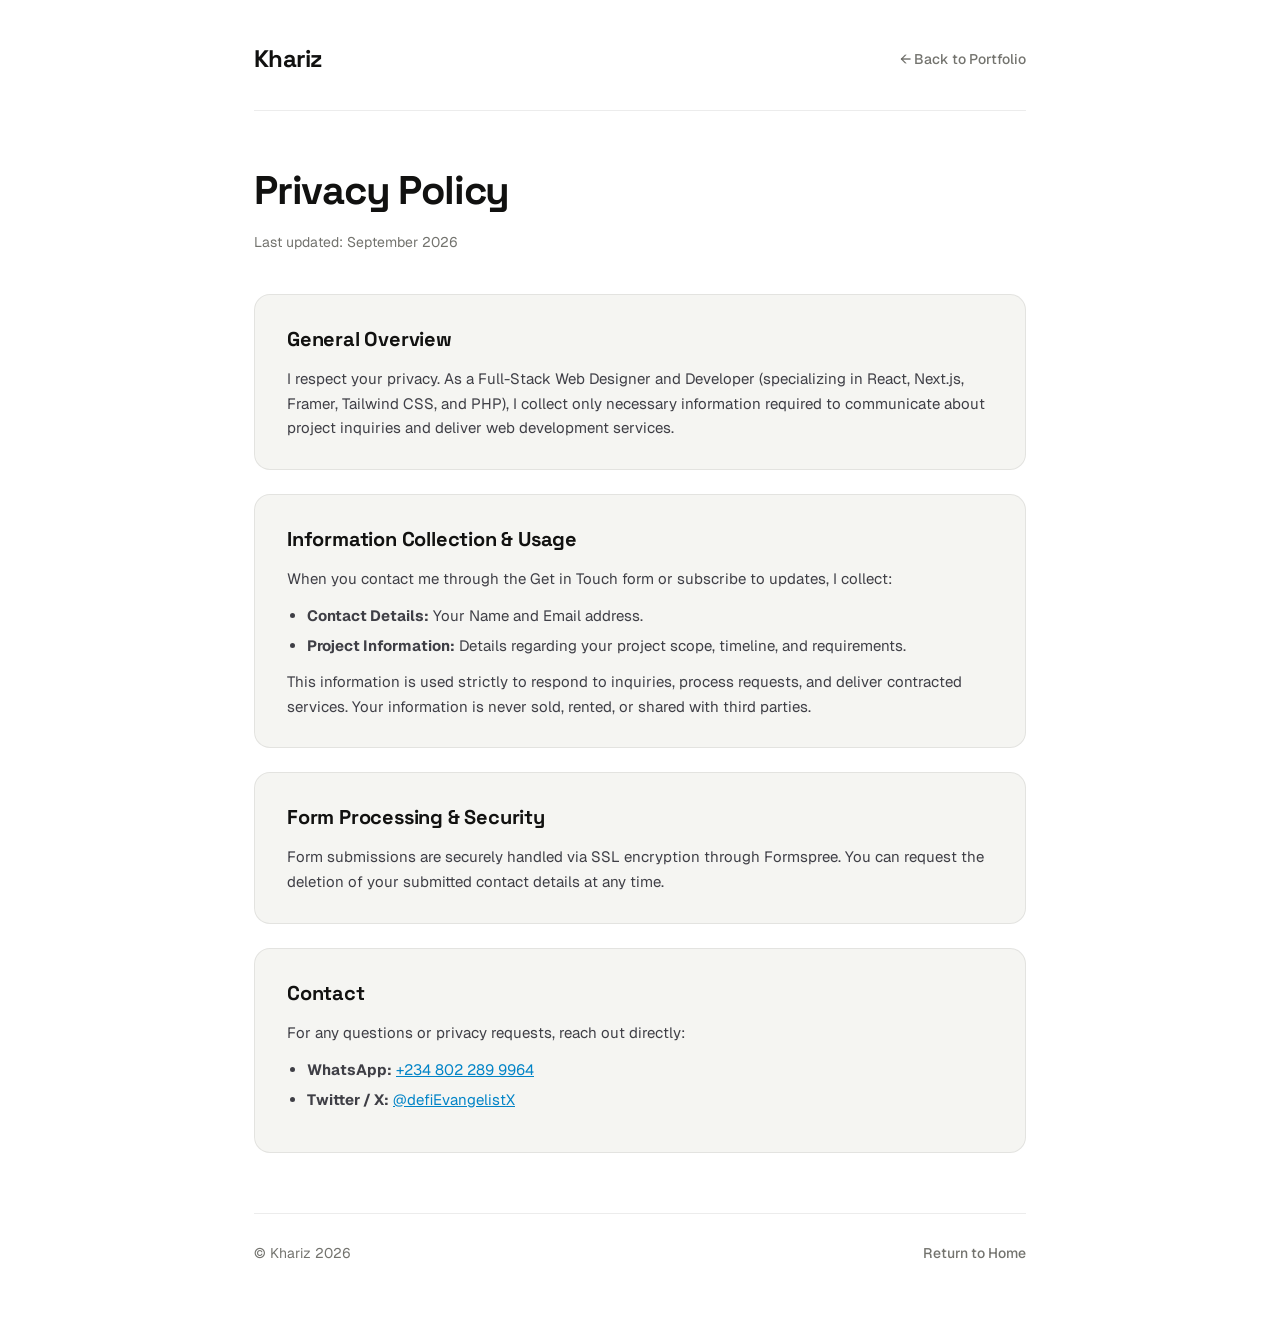
<file: legal/privacy-policy/index.html>
<!doctype html>
<html lang="en" dir="ltr">
<head>
	<meta charset="utf-8">
	<meta name="viewport" content="width=device-width, initial-scale=1">
	<title>Privacy Policy - Khariz</title>
	<meta name="description" content="Privacy Policy for Khariz portfolio and web development services.">
	<link rel="preconnect" href="https://fonts.googleapis.com">
	<link rel="preconnect" href="https://fonts.gstatic.com" crossorigin>
	<link href="https://fonts.googleapis.com/css2?family=Geist:wght@400;500;600;700&family=Space+Grotesk:wght@500;600;700&display=swap" rel="stylesheet">
	<style>
		:root {
			--bg-color: #ffffff;
			--card-bg: #f5f5f2;
			--text-color: #111110;
			--text-muted: #73736e;
			--border-color: rgba(17, 17, 16, 0.08);
			--font-heading: 'Space Grotesk', sans-serif;
			--font-body: 'Geist', sans-serif;
		}

		* {
			box-sizing: border-box;
			margin: 0;
			padding: 0;
		}

		body {
			background-color: var(--bg-color);
			color: var(--text-color);
			font-family: var(--font-body);
			line-height: 1.6;
			-webkit-font-smoothing: antialiased;
			min-height: 100vh;
			display: flex;
			flex-direction: column;
		}

		.page-wrapper {
			max-width: 820px;
			margin: 0 auto;
			width: 100%;
			padding: 40px 24px 80px 24px;
			flex: 1;
		}

		nav.site-header {
			display: flex;
			align-items: center;
			justify-content: space-between;
			padding-bottom: 32px;
			margin-bottom: 48px;
			border-bottom: 1px solid var(--border-color);
		}

		.logo-text {
			font-family: var(--font-heading);
			font-size: 24px;
			font-weight: 700;
			color: var(--text-color);
			text-decoration: none;
			letter-spacing: -0.03em;
			user-select: text;
		}

		.nav-back {
			color: var(--text-muted);
			text-decoration: none;
			font-size: 14px;
			font-weight: 500;
			transition: color 0.2s ease;
		}

		.nav-back:hover {
			color: var(--text-color);
		}

		.policy-header {
			margin-bottom: 40px;
		}

		h1.title {
			font-family: var(--font-heading);
			font-size: 40px;
			font-weight: 700;
			color: var(--text-color);
			letter-spacing: -0.03em;
			margin-bottom: 8px;
		}

		.meta-date {
			color: var(--text-muted);
			font-size: 14px;
		}

		.content-card {
			background: var(--card-bg);
			border: 1px solid var(--border-color);
			border-radius: 16px;
			padding: 28px 32px;
			margin-bottom: 24px;
		}

		h2 {
			font-family: var(--font-heading);
			font-size: 20px;
			font-weight: 700;
			color: var(--text-color);
			margin-bottom: 12px;
			letter-spacing: -0.01em;
		}

		p {
			color: #3f3f46;
			font-size: 15px;
			margin-bottom: 12px;
			line-height: 1.65;
		}

		p:last-child {
			margin-bottom: 0;
		}

		ul {
			margin: 8px 0 12px 20px;
			color: #3f3f46;
		}

		li {
			margin-bottom: 6px;
			font-size: 15px;
		}

		a {
			color: #0284c7;
			text-decoration: underline;
		}

		a:hover {
			color: #0369a1;
		}

		footer.site-footer {
			margin-top: 60px;
			padding-top: 28px;
			border-top: 1px solid var(--border-color);
			display: flex;
			justify-content: space-between;
			align-items: center;
			color: var(--text-muted);
			font-size: 14px;
		}
	</style>
</head>
<body>
	<div class="page-wrapper">
		<nav class="site-header">
			<a href="../../" class="logo-text">Khariz</a>
			<a href="../../" class="nav-back">← Back to Portfolio</a>
		</nav>

		<main>
			<div class="policy-header">
				<h1 class="title">Privacy Policy</h1>
				<div class="meta-date">Last updated: September 2026</div>
			</div>

			<div class="content-card">
				<h2>General Overview</h2>
				<p>I respect your privacy. As a Full-Stack Web Designer and Developer (specializing in React, Next.js, Framer, Tailwind CSS, and PHP), I collect only necessary information required to communicate about project inquiries and deliver web development services.</p>
			</div>

			<div class="content-card">
				<h2>Information Collection & Usage</h2>
				<p>When you contact me through the Get in Touch form or subscribe to updates, I collect:</p>
				<ul>
					<li><strong>Contact Details:</strong> Your Name and Email address.</li>
					<li><strong>Project Information:</strong> Details regarding your project scope, timeline, and requirements.</li>
				</ul>
				<p>This information is used strictly to respond to inquiries, process requests, and deliver contracted services. Your information is never sold, rented, or shared with third parties.</p>
			</div>

			<div class="content-card">
				<h2>Form Processing & Security</h2>
				<p>Form submissions are securely handled via SSL encryption through Formspree. You can request the deletion of your submitted contact details at any time.</p>
			</div>

			<div class="content-card">
				<h2>Contact</h2>
				<p>For any questions or privacy requests, reach out directly:</p>
				<ul>
					<li><strong>WhatsApp:</strong> <a href="https://wa.me/2348022899964" target="_blank" rel="noopener">+234 802 289 9964</a></li>
					<li><strong>Twitter / X:</strong> <a href="https://x.com/defiEvangelistX" target="_blank" rel="noopener">@defiEvangelistX</a></li>
				</ul>
			</div>
		</main>

		<footer class="site-footer">
			<div>© Khariz 2026</div>
			<div><a href="../../" class="nav-back">Return to Home</a></div>
		</footer>
	</div>
</body>
</html>
</file>
